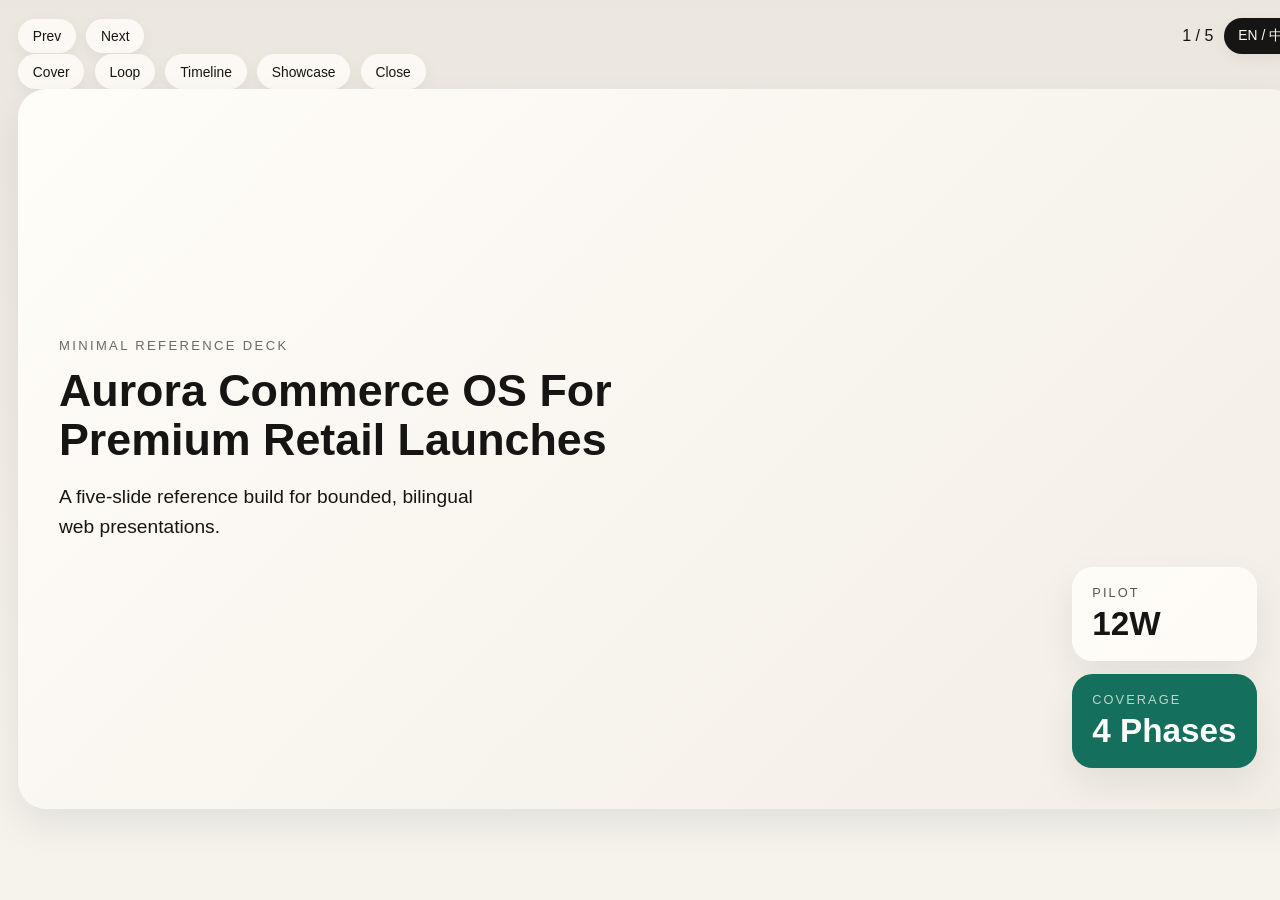
<file: examples/minimal-deck/index.html>
<!DOCTYPE html>
<html lang="en">
  <head>
    <meta charset="UTF-8" />
    <meta name="viewport" content="width=device-width, initial-scale=1.0" />
    <title>Aurora Commerce OS Minimal Deck</title>
    <link rel="stylesheet" href="./styles.css" />
  </head>
  <body>
    <div class="deck" id="deck" data-total-slides="5" data-lang="en">
      <nav class="deck-nav" aria-label="Slide navigation">
        <div class="nav-group">
          <button class="nav-button nav-prev" aria-label="Previous slide">Prev</button>
          <button class="nav-button nav-next" aria-label="Next slide">Next</button>
        </div>
        <div class="nav-meta">
          <span class="slide-counter"><span class="current">1</span> / <span class="total">5</span></span>
          <button class="lang-toggle" data-active-lang="en" aria-label="Toggle language">EN / 中</button>
        </div>
      </nav>

      <aside class="deck-index" aria-label="Deck index">
        <a href="#slide-01">Cover</a>
        <a href="#slide-02">Loop</a>
        <a href="#slide-03">Timeline</a>
        <a href="#slide-04">Showcase</a>
        <a href="#slide-05">Close</a>
      </aside>

      <main class="slides-viewport">
        <section class="slide slide-cover is-active" id="slide-01" data-role="cover" aria-label="Cover">
          <div class="slide-inner">
            <div class="cover-copy">
              <p class="eyebrow">
                <span data-lang="en">Minimal Reference Deck</span>
                <span data-lang="zh" class="is-hidden">最小参考演示</span>
              </p>
              <h1 class="slide-title">
                <span data-lang="en">Aurora Commerce OS For Premium Retail Launches</span>
                <span data-lang="zh" class="is-hidden">面向高端零售发布的 Aurora Commerce OS</span>
              </h1>
              <p class="lede">
                <span data-lang="en">A five-slide reference build for bounded, bilingual web presentations.</span>
                <span data-lang="zh" class="is-hidden">一个用于受限视口双语 Web 演示的五页参考样张。</span>
              </p>
            </div>
            <div class="hero-cluster" aria-hidden="true">
              <div class="hero-chip">
                <span class="hero-chip-label">Pilot</span>
                <strong>12W</strong>
              </div>
              <div class="hero-chip hero-chip-accent">
                <span class="hero-chip-label">Coverage</span>
                <strong>4 Phases</strong>
              </div>
            </div>
          </div>
        </section>

        <section class="slide slide-diagram" id="slide-02" data-role="framework" aria-label="Loop">
          <div class="slide-inner">
            <header class="title-band">
              <p class="eyebrow">
                <span data-lang="en">System Loop</span>
                <span data-lang="zh" class="is-hidden">系统闭环</span>
              </p>
              <h2 class="slide-title">
                <span data-lang="en">One Loop Connects Planning, Launch, And Retention</span>
                <span data-lang="zh" class="is-hidden">一个闭环贯通策划、发布与留存</span>
              </h2>
            </header>
            <div class="diagram-stage">
              <div class="loop loop-top">Plan</div>
              <div class="loop loop-right">Launch</div>
              <div class="loop loop-bottom">Retain</div>
              <div class="loop loop-left">Learn</div>
              <div class="loop-core">Aurora</div>
            </div>
            <aside class="insight-panel">
              <p class="insight">
                <span data-lang="en">The central loop is the proof object. The side note only explains why this loop compounds efficiency.</span>
                <span data-lang="zh" class="is-hidden">中央闭环本身就是证明装置，侧边说明只负责解释它为什么会叠加效率。</span>
              </p>
            </aside>
          </div>
        </section>

        <section class="slide slide-timeline" id="slide-03" data-role="timeline" aria-label="Timeline">
          <div class="slide-inner">
            <header class="title-band">
              <p class="eyebrow">
                <span data-lang="en">Rollout</span>
                <span data-lang="zh" class="is-hidden">推进节奏</span>
              </p>
              <h2 class="slide-title">
                <span data-lang="en">A Twelve-Week Rollout Moves Through Four Distinct Phases</span>
                <span data-lang="zh" class="is-hidden">十二周 rollout 分四个明确阶段推进</span>
              </h2>
            </header>
            <div class="timeline-rail" aria-hidden="true">
              <div class="timeline-node">
                <span class="timeline-week">W1-2</span>
                <strong>Align</strong>
              </div>
              <div class="timeline-node">
                <span class="timeline-week">W3-5</span>
                <strong>Build</strong>
              </div>
              <div class="timeline-node">
                <span class="timeline-week">W6-8</span>
                <strong>Launch</strong>
              </div>
              <div class="timeline-node">
                <span class="timeline-week">W9-12</span>
                <strong>Scale</strong>
              </div>
            </div>
            <p class="caption">
              <span data-lang="en">Each phase has one job, one owner, and one measurable readiness signal.</span>
              <span data-lang="zh" class="is-hidden">每个阶段都对应一个任务、一个 owner 和一个可度量的 readiness 信号。</span>
            </p>
          </div>
        </section>

        <section class="slide slide-showcase" id="slide-04" data-role="showcase" aria-label="Showcase">
          <div class="slide-inner">
            <div class="showcase-visual" aria-hidden="true">
              <div class="sample-frame">
                <div class="sample-header"></div>
                <div class="sample-card sample-card-large"></div>
                <div class="sample-row">
                  <div class="sample-card"></div>
                  <div class="sample-card sample-card-accent"></div>
                </div>
              </div>
            </div>
            <div class="showcase-copy">
              <p class="eyebrow">
                <span data-lang="en">Showcase</span>
                <span data-lang="zh" class="is-hidden">展示页</span>
              </p>
              <h2 class="slide-title">
                <span data-lang="en">A Premium Experience Does Not Need To Sacrifice Control</span>
                <span data-lang="zh" class="is-hidden">高级体验不必牺牲运营控制力</span>
              </h2>
              <p class="insight">
                <span data-lang="en">The large sample is the hero. The note panel stays tight and does not become a second gallery.</span>
                <span data-lang="zh" class="is-hidden">大样图是主角，侧边说明必须收紧，不能再变成第二组 gallery。</span>
              </p>
            </div>
          </div>
        </section>

        <section class="slide slide-close" id="slide-05" data-role="decision-close" aria-label="Close">
          <div class="slide-inner">
            <header class="title-band">
              <p class="eyebrow">
                <span data-lang="en">Decision</span>
                <span data-lang="zh" class="is-hidden">决策页</span>
              </p>
              <h2 class="slide-title">
                <span data-lang="en">Approve A Twelve-Week Pilot With One Executive Sponsor</span>
                <span data-lang="zh" class="is-hidden">批准一项为期十二周、由一位高层 sponsor 牵头的 pilot</span>
              </h2>
            </header>
            <div class="decision-panel">
              <div class="decision-row">
                <span>Scope</span>
                <strong>
                  <span data-lang="en">Premium retail pilot</span>
                  <span data-lang="zh" class="is-hidden">高端零售 pilot</span>
                </strong>
              </div>
              <div class="decision-row">
                <span>Owner</span>
                <strong>
                  <span data-lang="en">One executive sponsor</span>
                  <span data-lang="zh" class="is-hidden">一位高层 sponsor</span>
                </strong>
              </div>
              <div class="decision-row">
                <span>Success</span>
                <strong>
                  <span data-lang="en">Stable rollout and measurable retention lift</span>
                  <span data-lang="zh" class="is-hidden">稳定 rollout 与可量化留存提升</span>
                </strong>
              </div>
            </div>
          </div>
        </section>
      </main>
    </div>

    <script src="./app.js"></script>
  </body>
</html>
</file>
<file: examples/minimal-deck/styles.css>
:root {
  --bg: #f4f1ea;
  --surface: #fffdf9;
  --text: #161514;
  --muted: #6c6a63;
  --accent: #14705c;
  --accent-soft: #dcefe9;
  --shadow: 0 1.2cqi 2.8cqi rgba(17, 21, 20, 0.08);
}

* {
  box-sizing: border-box;
}

html,
body {
  width: 100%;
  height: 100%;
  margin: 0;
  overflow: hidden;
  background: linear-gradient(180deg, #ebe7df 0%, #f6f3ed 100%);
  color: var(--text);
  font-family: "Inter", "Helvetica Neue", sans-serif;
}

body {
  display: grid;
  place-items: center;
}

.deck {
  width: 100vw;
  height: 100dvh;
  display: grid;
  grid-template-rows: auto auto 1fr;
  padding: 1.4cqi;
  gap: 0.8cqi;
}

.deck-nav,
.deck-index {
  width: min(100vw, calc(100dvh * 16 / 9));
  margin-inline: auto;
}

.deck-nav {
  display: flex;
  justify-content: space-between;
  align-items: center;
  gap: 1cqi;
}

.nav-group,
.nav-meta,
.deck-index {
  display: flex;
  align-items: center;
  gap: 0.8cqi;
}

.deck-index {
  flex-wrap: wrap;
}

.deck-index a,
.nav-button,
.lang-toggle {
  border: 0;
  border-radius: 999px;
  background: rgba(255, 253, 249, 0.84);
  box-shadow: 0 0.4cqi 1.2cqi rgba(17, 21, 20, 0.05);
  color: var(--text);
  font-size: 1.08cqi;
  text-decoration: none;
  padding: 0.72cqi 1.16cqi;
}

.lang-toggle {
  background: var(--text);
  color: var(--surface);
}

.slides-viewport {
  width: min(100vw, calc(100dvh * 16 / 9));
  height: min(100dvh, calc(100vw * 9 / 16));
  margin-inline: auto;
  position: relative;
}

.slide {
  width: 100%;
  height: 100%;
  aspect-ratio: 16 / 9;
  container-type: size;
  display: none;
  overflow: hidden;
  border-radius: 2.2cqi;
  background: var(--surface);
  box-shadow: var(--shadow);
}

.slide.is-active {
  display: block;
}

.slide-inner {
  width: 100%;
  height: 100%;
  padding: 3.2cqi;
  display: grid;
  position: relative;
}

.eyebrow {
  margin: 0 0 1cqi;
  color: var(--muted);
  font-size: 1.02cqi;
  letter-spacing: 0.18em;
  text-transform: uppercase;
}

.slide-title {
  margin: 0;
  max-inline-size: 72ch;
  min-inline-size: 58%;
  font-size: 3.5cqi;
  line-height: 1.1;
  text-wrap: balance;
}

.lede,
.insight,
.caption,
.decision-row {
  font-size: 1.5cqi;
  line-height: 1.52;
}

.caption {
  color: var(--muted);
  max-inline-size: 56ch;
}

[data-lang] {
  display: inline;
}

.is-hidden[data-lang] {
  display: none;
}

.slide-cover {
  background:
    radial-gradient(circle at 78% 30%, rgba(20, 112, 92, 0.18), transparent 0 20%),
    linear-gradient(135deg, #fffdf8 0%, #f2eee6 100%);
}

.slide-cover .slide-inner {
  grid-template-columns: 7fr 5fr;
  align-items: end;
}

.cover-copy {
  align-self: center;
}

.cover-copy .lede {
  max-inline-size: 42ch;
  margin-top: 1.4cqi;
}

.hero-cluster {
  align-self: end;
  justify-self: end;
  display: grid;
  gap: 1cqi;
}

.hero-chip {
  min-width: 13cqi;
  border-radius: 1.6cqi;
  padding: 1.4cqi 1.6cqi;
  background: rgba(255, 253, 249, 0.9);
  box-shadow: var(--shadow);
}

.hero-chip-accent {
  background: var(--accent);
  color: var(--surface);
}

.hero-chip-label {
  display: block;
  font-size: 1cqi;
  color: inherit;
  opacity: 0.72;
  text-transform: uppercase;
  letter-spacing: 0.16em;
}

.hero-chip strong {
  display: block;
  margin-top: 0.4cqi;
  font-size: 2.6cqi;
}

.slide-diagram .slide-inner,
.slide-close .slide-inner,
.slide-timeline .slide-inner {
  grid-template-rows: auto 1fr auto;
}

.title-band {
  max-inline-size: 72cqi;
}

.diagram-stage {
  align-self: center;
  justify-self: center;
  width: 52cqi;
  height: 30cqi;
  position: relative;
}

.loop,
.loop-core {
  position: absolute;
  display: grid;
  place-items: center;
  border-radius: 999px;
  text-align: center;
}

.loop {
  width: 12cqi;
  height: 12cqi;
  background: var(--accent-soft);
  color: var(--accent);
  font-size: 1.35cqi;
  font-weight: 600;
}

.loop-core {
  inset: 50% auto auto 50%;
  transform: translate(-50%, -50%);
  width: 14cqi;
  height: 14cqi;
  background: var(--text);
  color: var(--surface);
  font-size: 1.9cqi;
  font-weight: 700;
}

.loop-top {
  top: 0;
  left: 50%;
  transform: translateX(-50%);
}

.loop-right {
  top: 50%;
  right: 0;
  transform: translateY(-50%);
}

.loop-bottom {
  bottom: 0;
  left: 50%;
  transform: translateX(-50%);
}

.loop-left {
  top: 50%;
  left: 0;
  transform: translateY(-50%);
}

.insight-panel {
  position: absolute;
  right: 3.2cqi;
  bottom: 3.2cqi;
  width: 26cqi;
  padding: 1.6cqi;
  border-radius: 1.6cqi;
  background: rgba(255, 253, 249, 0.92);
  box-shadow: var(--shadow);
}

.timeline-rail {
  align-self: center;
  display: grid;
  grid-template-columns: repeat(4, 1fr);
  gap: 1.2cqi;
  position: relative;
}

.timeline-rail::before {
  content: "";
  position: absolute;
  left: 8%;
  right: 8%;
  top: 50%;
  height: 0.18cqi;
  background: rgba(20, 112, 92, 0.35);
}

.timeline-node {
  position: relative;
  z-index: 1;
  padding: 1.4cqi;
  border-radius: 1.4cqi;
  background: var(--surface);
  box-shadow: var(--shadow);
  text-align: center;
}

.timeline-week {
  display: block;
  margin-bottom: 0.5cqi;
  color: var(--muted);
  font-size: 1cqi;
  letter-spacing: 0.12em;
  text-transform: uppercase;
}

.timeline-node strong {
  font-size: 1.6cqi;
}

.slide-showcase .slide-inner {
  grid-template-columns: 7fr 5fr;
  gap: 2.2cqi;
  align-items: center;
}

.sample-frame {
  width: 100%;
  height: 31cqi;
  padding: 1.6cqi;
  border-radius: 1.8cqi;
  background: linear-gradient(180deg, #fbf8f2 0%, #f0ece4 100%);
  box-shadow: var(--shadow);
  display: grid;
  grid-template-rows: 2.2cqi 1fr auto;
  gap: 1.2cqi;
}

.sample-header {
  width: 40%;
  height: 100%;
  border-radius: 999px;
  background: rgba(20, 112, 92, 0.16);
}

.sample-row {
  display: grid;
  grid-template-columns: 1fr 1fr;
  gap: 1.2cqi;
}

.sample-card {
  border-radius: 1.2cqi;
  background: rgba(20, 112, 92, 0.1);
}

.sample-card-large {
  min-height: 16cqi;
}

.sample-card-accent {
  background: rgba(20, 112, 92, 0.22);
}

.showcase-copy .insight {
  max-inline-size: 38ch;
}

.decision-panel {
  align-self: center;
  display: grid;
  gap: 1cqi;
  max-width: 62cqi;
}

.decision-row {
  display: grid;
  grid-template-columns: 9cqi 1fr;
  gap: 1.2cqi;
  padding: 1.2cqi 1.5cqi;
  border-radius: 1.4cqi;
  background: rgba(20, 112, 92, 0.08);
}

.decision-row span {
  color: var(--muted);
}

@media (max-width: 900px) {
  .deck {
    padding: 1.2vmin;
  }

  .deck-index {
    display: none;
  }

  .slide-title {
    min-inline-size: 60%;
  }
}

@media (prefers-reduced-motion: reduce) {
  * {
    animation: none !important;
    transition: none !important;
    scroll-behavior: auto !important;
  }
}

@media print {
  html,
  body {
    overflow: visible;
    background: white;
  }

  .deck {
    display: block;
    width: auto;
    height: auto;
    padding: 0;
  }

  .deck-nav,
  .deck-index {
    display: none;
  }

  .slides-viewport {
    width: auto;
    height: auto;
  }

  .slide,
  .slide.is-active {
    display: block;
    width: 1440px;
    height: 810px;
    break-after: page;
    box-shadow: none;
    border-radius: 0;
    margin: 0;
  }
}
</file>
